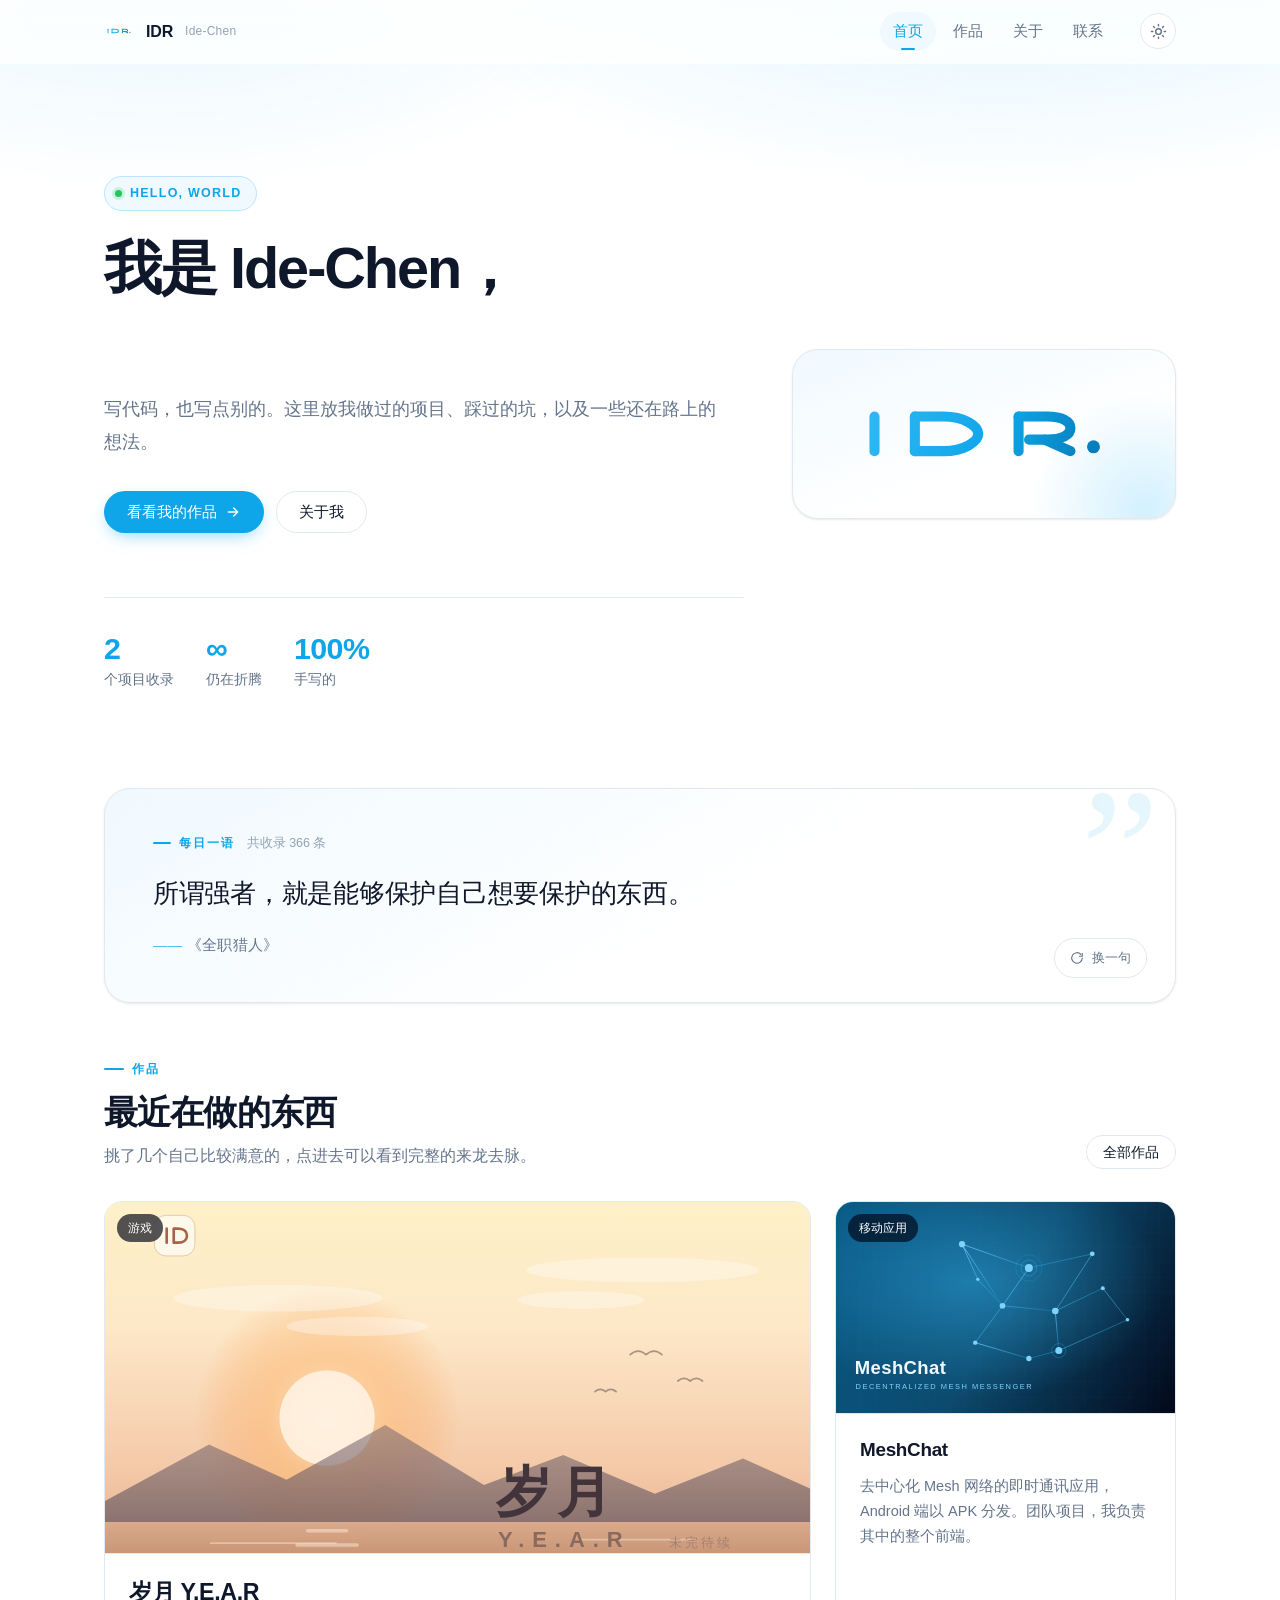
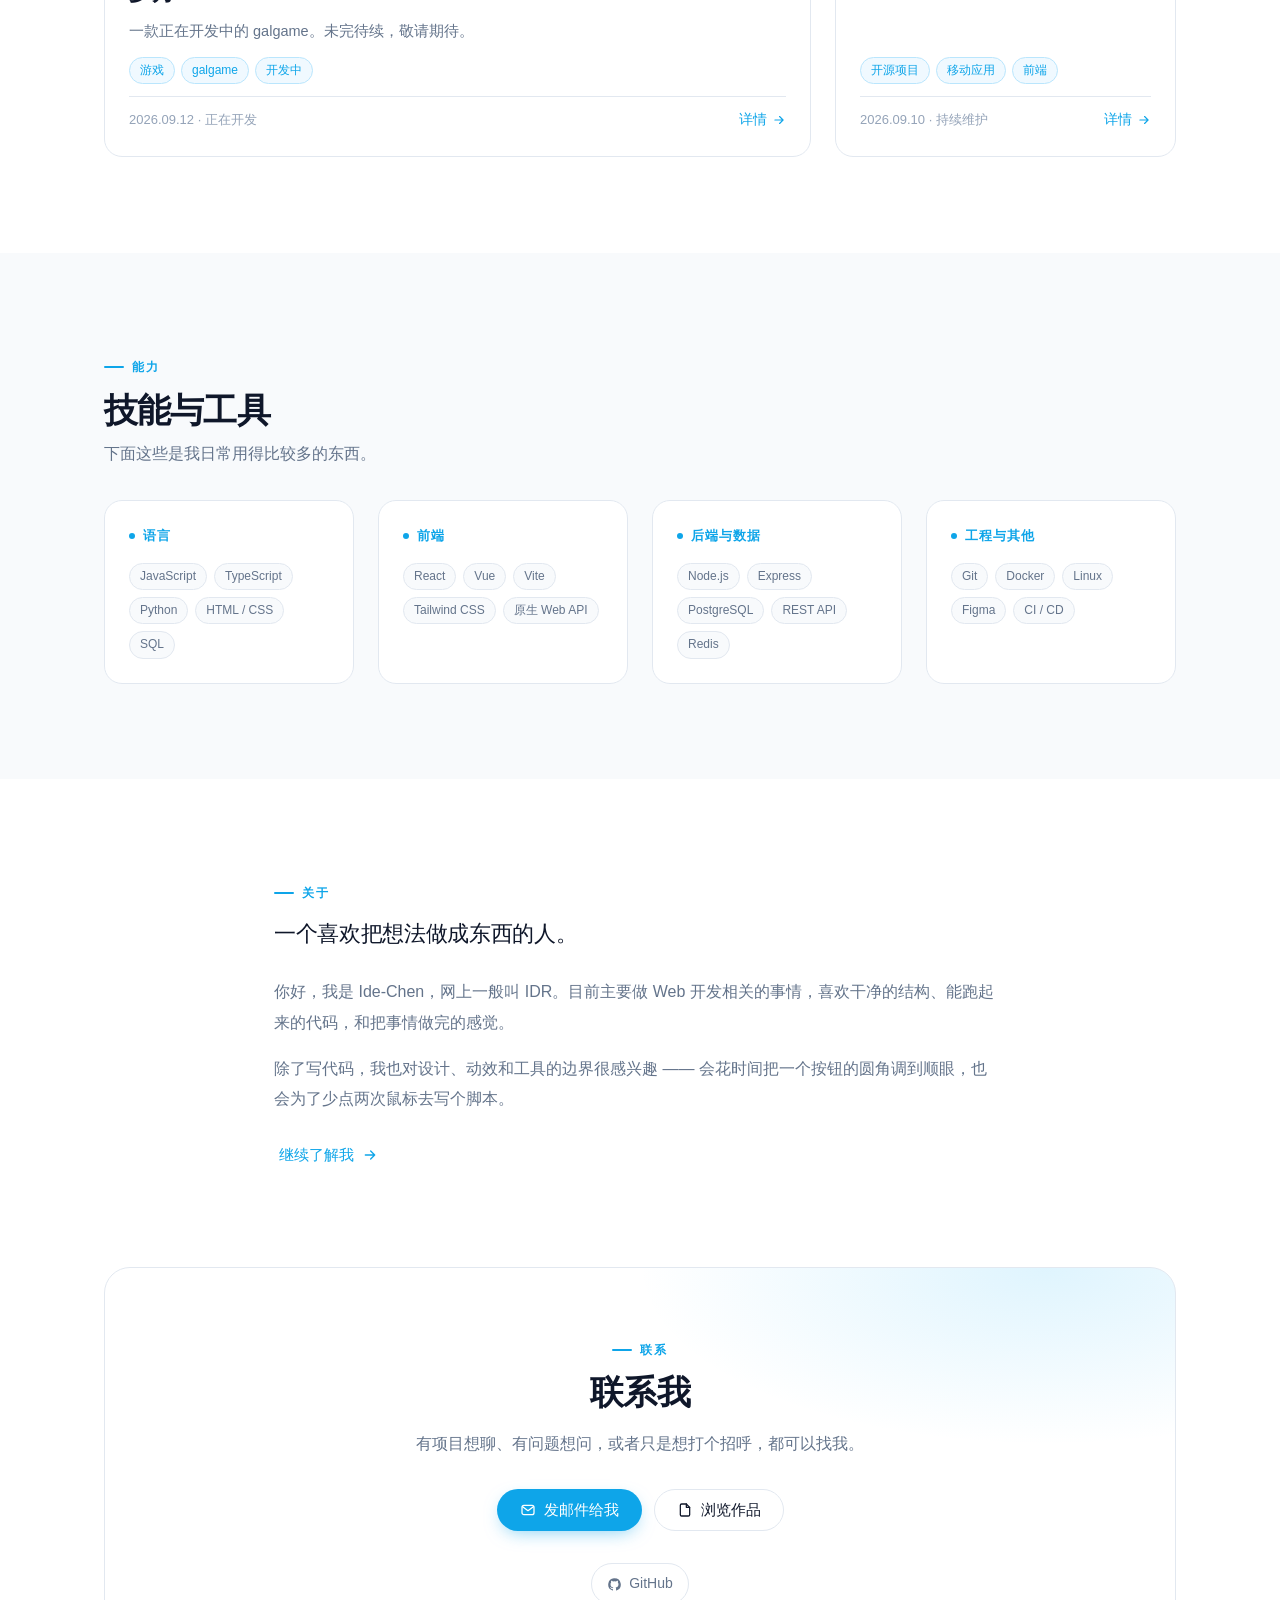
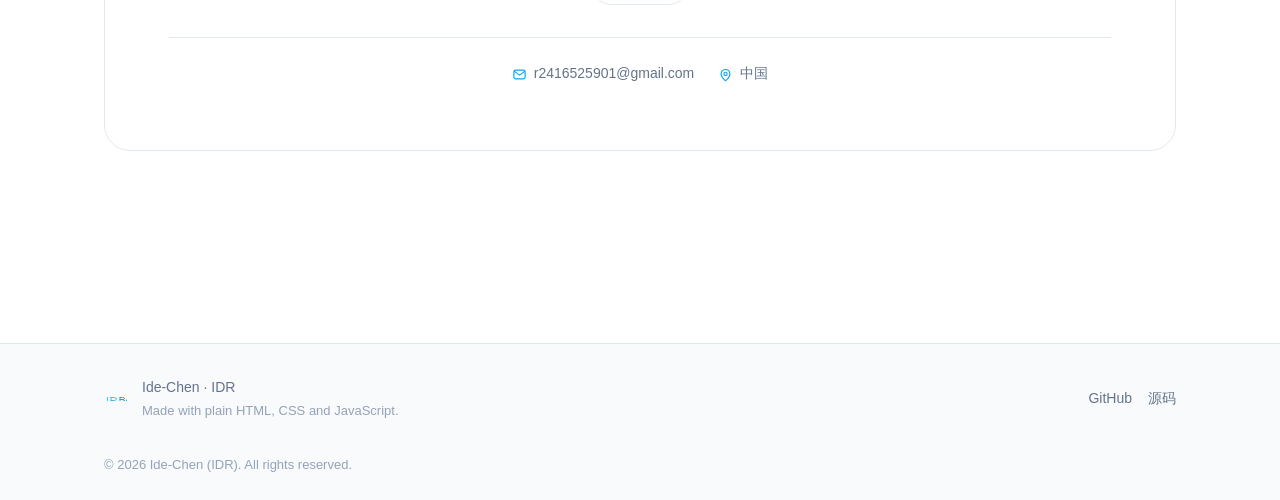
<file: index.html>
<!DOCTYPE html>
<html lang="zh-CN" data-theme="light">
<head>
  <meta charset="UTF-8">
  <meta name="viewport" content="width=device-width, initial-scale=1, viewport-fit=cover">
  <title>Ide-Chen (IDR) · 开发者作品集</title>
  <meta name="description" content="Ide-Chen（代号 IDR）的个人作品集：Web 开发作品、开源项目与技术实验。">
  <meta name="author" content="Ide-Chen (IDR)">
  <meta name="theme-color" content="#ffffff">
  <link rel="icon" href="assets/img/favicon.svg" type="image/svg+xml">
  <link rel="apple-touch-icon" href="assets/img/favicon.svg">
  <link rel="stylesheet" href="assets/css/main.css">
  <script src="assets/js/theme-init.js"></script>
</head>
<body>
  <a class="skip-link" href="#main">跳到主要内容</a>

  <header data-idr-nav></header>

  <main id="main">
    <!-- ============================ 首屏 ============================ -->
    <section class="hero">
      <div class="container hero__grid">
        <div class="hero__inner">
          <div class="hero__kicker"><span class="dot"></span><span data-hero-kicker>HELLO, WORLD</span></div>
          <h1 class="hero__title" data-hero-title></h1>
          <p class="hero__subtitle" data-hero-subtitle></p>
          <div class="hero__cta" data-hero-cta></div>
          <div class="hero__stats" data-hero-stats></div>
        </div>
        <div class="hero__art" data-hero-art aria-hidden="true"></div>
      </div>
    </section>

    <!-- ============================ 每日一语 ============================ -->
    <section class="section section--tight" id="daily" style="padding-top:0">
      <div class="container">
        <div class="quote-card" data-daily-quote hidden>
          <span class="quote-card__mark" aria-hidden="true">”</span>
          <div class="quote-card__head">
            <span class="quote-card__label">每日一语</span>
            <span class="quote-card__count" data-quote-count></span>
          </div>
          <blockquote class="quote-card__body">
            <p class="quote-card__text" data-quote-text></p>
            <footer class="quote-card__source" data-quote-source></footer>
            <!-- 完整格式（语录---《出处》）供复制与无障碍读取 -->
            <span class="sr-only" data-quote-full></span>
          </blockquote>
          <button class="quote-card__refresh" type="button" data-quote-refresh title="换一句">
            <span class="quote-card__refresh-icon" data-quote-icon></span>
            换一句
          </button>
        </div>
      </div>
    </section>

    <!-- ============================ 精选作品 ============================ -->
    <section class="section" id="works" style="padding-top:0">
      <div class="container">
        <div class="section-head" data-reveal>
          <div class="section-head__text">
            <div class="section-kicker">作品</div>
            <h2 class="section-title">最近在做的东西</h2>
            <p class="section-subtitle">挑了几个自己比较满意的，点进去可以看到完整的来龙去脉。</p>
          </div>
          <a class="btn btn--ghost btn--sm" href="projects.html">全部作品</a>
        </div>
        <div class="grid grid--featured" data-featured-works>
          <div class="loading"><div class="spinner"></div>正在加载作品…</div>
        </div>
      </div>
    </section>

    <!-- ============================ 技能 ============================ -->
    <section class="section section--subtle" id="skills">
      <div class="container">
        <div class="section-head" data-reveal>
          <div class="section-head__text">
            <div class="section-kicker">能力</div>
            <h2 class="section-title" data-skills-title>技能与工具</h2>
            <p class="section-subtitle" data-skills-subtitle></p>
          </div>
        </div>
        <div class="skills" data-skills></div>
      </div>
    </section>

    <!-- ============================ 关于摘要 ============================ -->
    <section class="section" id="about">
      <div class="container container--narrow">
        <div data-reveal>
          <div class="section-kicker">关于</div>
          <p class="about-lead" data-about-lead></p>
          <div class="prose-block" data-about-text></div>
        </div>
      </div>
    </section>

    <!-- ============================ 联系 ============================ -->
    <section class="section" id="contact" style="padding-top:0">
      <div class="container">
        <div class="contact" data-reveal>
          <div class="section-kicker" style="justify-content:center">联系</div>
          <h2 class="contact__title" data-contact-title>联系我</h2>
          <p class="contact__subtitle" data-contact-subtitle></p>
          <div class="contact__actions" data-contact-actions></div>
          <div class="socials" data-contact-socials></div>
          <div class="contact__meta" data-contact-meta></div>
        </div>
      </div>
    </section>
  </main>

  <footer data-idr-footer></footer>

  <script src="assets/js/markdown.js" defer></script>
  <script src="assets/js/store.js" defer></script>
  <script src="assets/js/ui.js" defer></script>
  <script src="assets/js/quote-card.js" defer></script>
  <script src="assets/js/page-home.js" defer></script>
  <script src="assets/js/boot.js" defer></script>
</body>
</html>
</file>
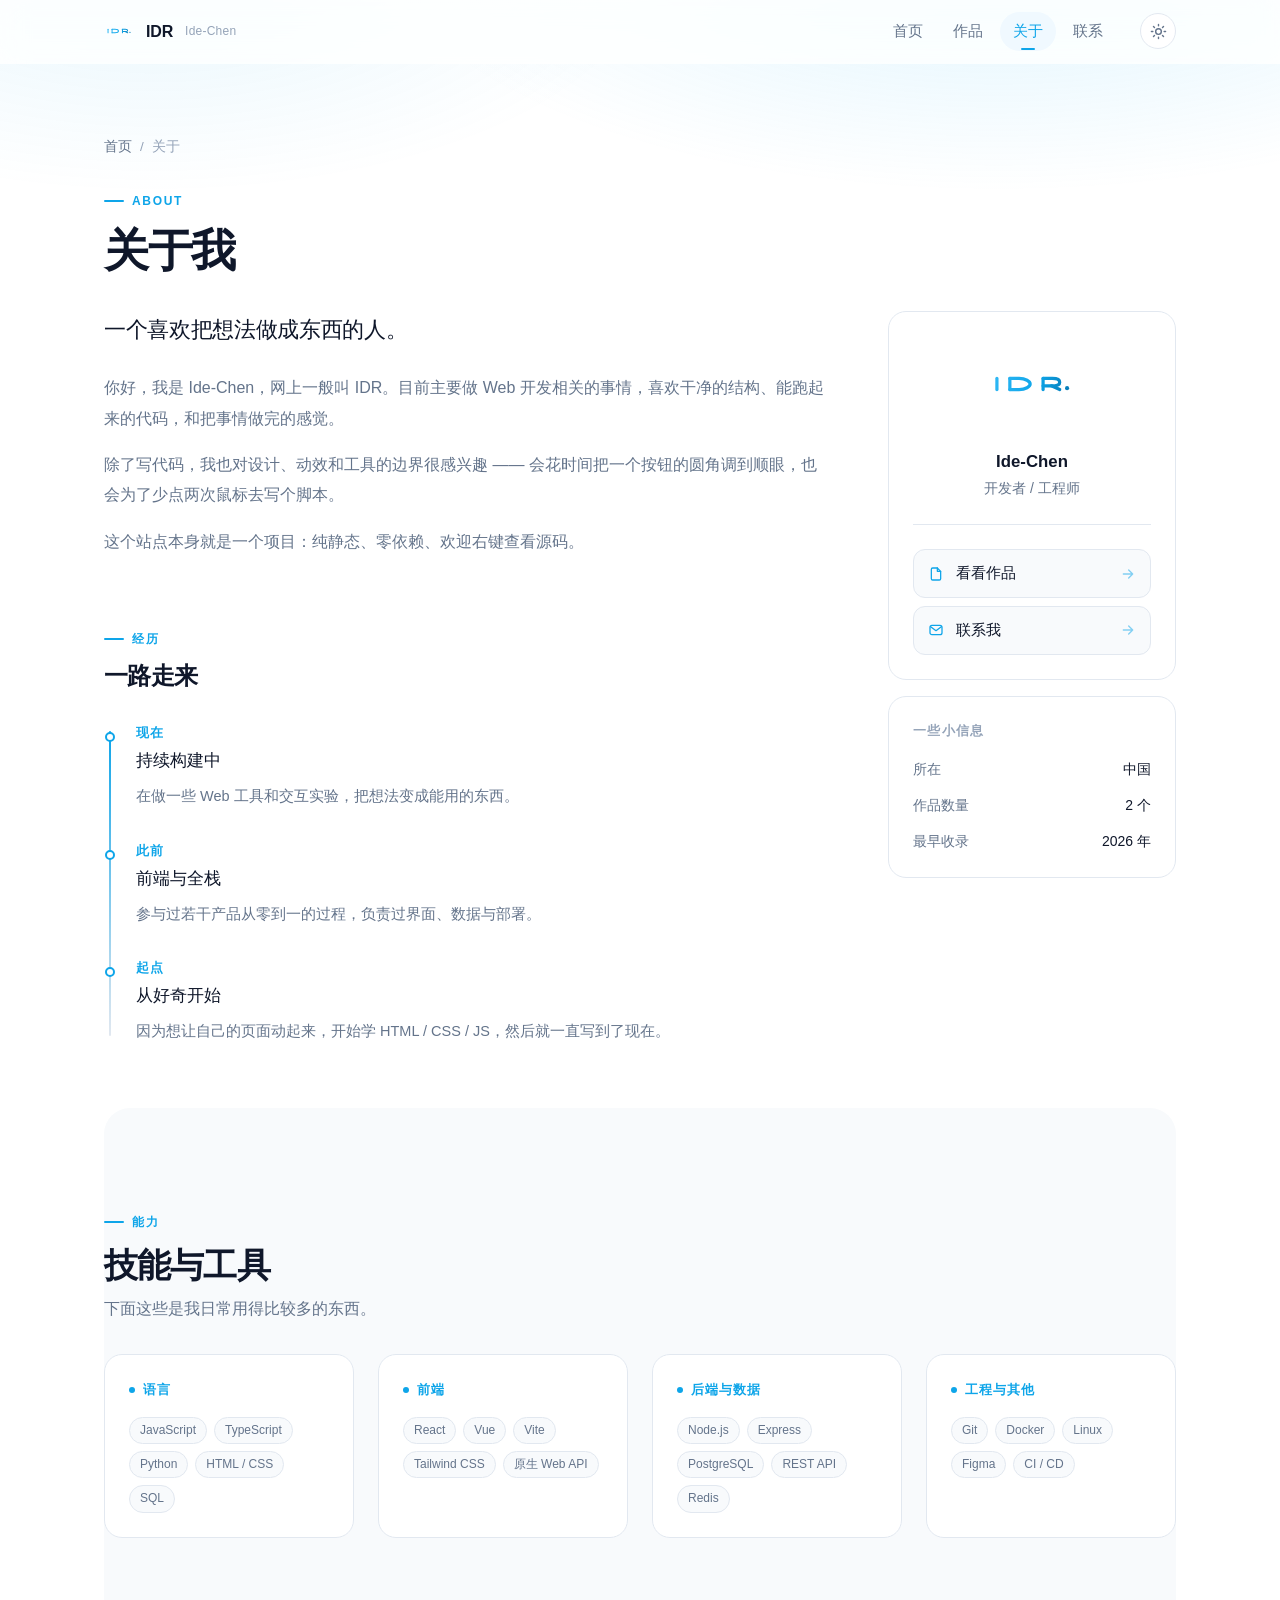
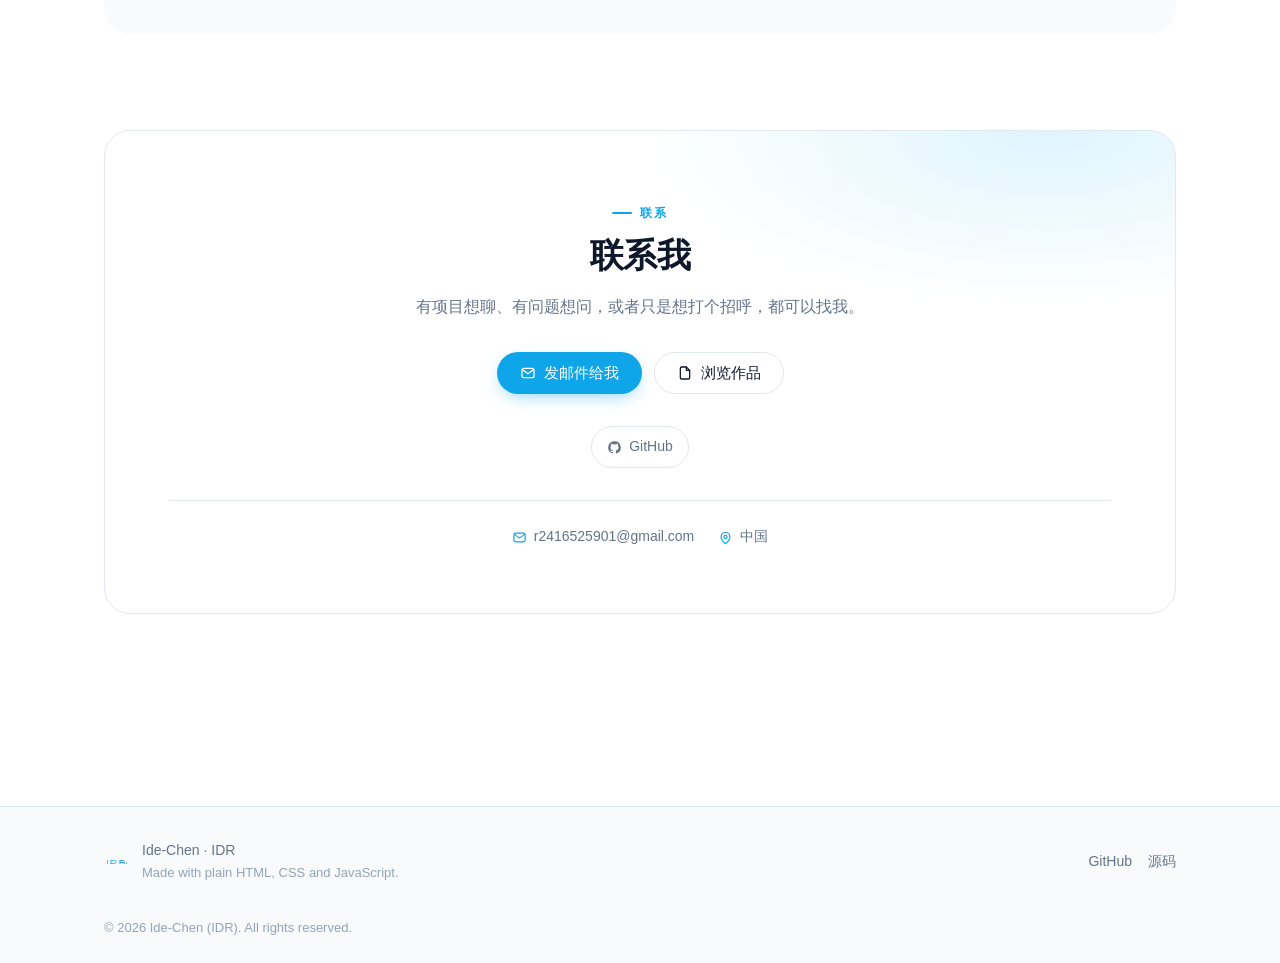
<file: about.html>
<!DOCTYPE html>
<html lang="zh-CN" data-theme="light">
<head>
  <meta charset="UTF-8">
  <meta name="viewport" content="width=device-width, initial-scale=1, viewport-fit=cover">
  <title>关于我 · Ide-Chen (IDR)</title>
  <meta name="description" content="关于 Ide-Chen（IDR）：一个喜欢把想法做成东西的开发者。">
  <meta name="theme-color" content="#ffffff">
  <link rel="icon" href="assets/img/favicon.svg" type="image/svg+xml">
  <link rel="stylesheet" href="assets/css/main.css">
  <script src="assets/js/theme-init.js"></script>
</head>
<body>
  <a class="skip-link" href="#main">跳到主要内容</a>

  <header data-idr-nav></header>

  <main id="main">
    <div class="container">
      <div class="page-head">
        <nav class="breadcrumb" aria-label="面包屑">
          <a href="index.html">首页</a><span aria-hidden="true">/</span><span>关于</span>
        </nav>
        <div class="section-kicker">ABOUT</div>
        <h1 class="page-head__title" data-about-title>关于我</h1>
      </div>

      <div class="detail-layout">
        <div>
          <p class="about-lead" data-about-lead></p>
          <div class="prose-block" data-about-paragraphs></div>

          <div style="margin-top:var(--space-8)" data-timeline-wrap hidden>
            <div class="section-kicker">经历</div>
            <h2 class="section-title" style="font-size:1.5rem">一路走来</h2>
            <div class="timeline" data-timeline></div>
          </div>
        </div>

        <aside class="sidebar">
          <div class="sidebar__card" style="text-align:center">
            <div style="width:96px;margin:0 auto var(--space-4)" data-about-logo></div>
            <div style="font-weight:650;font-size:1.05rem" data-about-name></div>
            <div style="color:var(--text-muted);font-size:14px" data-about-role></div>
            <div class="divider" style="margin:var(--space-5) 0"></div>
            <div class="link-stack">
              <a class="link-item" href="projects.html" data-works-link></a>
              <a class="link-item" href="index.html#contact" data-contact-link></a>
            </div>
          </div>

          <div class="sidebar__card" data-facts-card hidden>
            <div class="sidebar__title">一些小信息</div>
            <div class="meta-list" data-facts></div>
          </div>
        </aside>
      </div>

      <!-- 技能 -->
      <section class="section section--subtle" style="margin-top:var(--space-8);border-radius:var(--radius-xl)">
        <div class="section-head" data-reveal>
          <div class="section-head__text">
            <div class="section-kicker">能力</div>
            <h2 class="section-title" data-skills-title>技能与工具</h2>
            <p class="section-subtitle" data-skills-subtitle></p>
          </div>
        </div>
        <div class="skills" data-skills></div>
      </section>

      <!-- 联系 -->
      <section class="section" style="padding-bottom:var(--space-9)">
        <div class="contact" data-reveal>
          <div class="section-kicker" style="justify-content:center">联系</div>
          <h2 class="contact__title" data-contact-title>联系我</h2>
          <p class="contact__subtitle" data-contact-subtitle></p>
          <div class="contact__actions" data-contact-actions></div>
          <div class="socials" data-contact-socials></div>
          <div class="contact__meta" data-contact-meta></div>
        </div>
      </section>
    </div>
  </main>

  <footer data-idr-footer></footer>

  <script src="assets/js/markdown.js" defer></script>
  <script src="assets/js/store.js" defer></script>
  <script src="assets/js/ui.js" defer></script>
  <script src="assets/js/page-about.js" defer></script>
  <script src="assets/js/boot.js" defer></script>
</body>
</html>
</file>
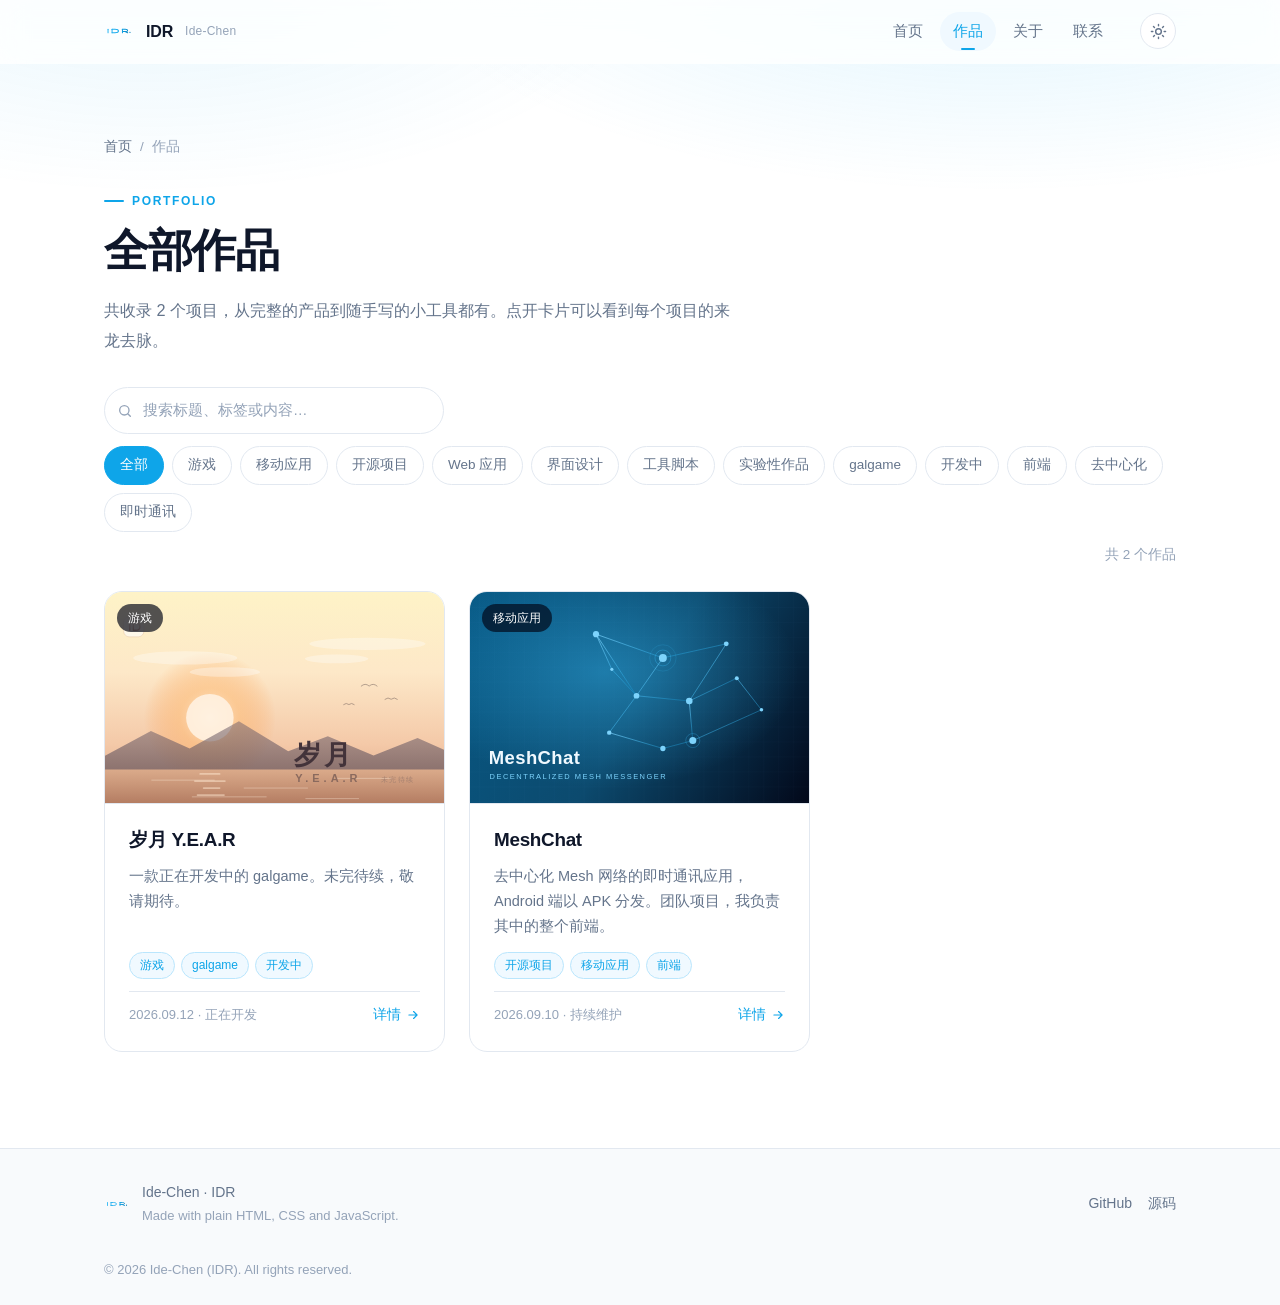
<file: projects.html>
<!DOCTYPE html>
<html lang="zh-CN" data-theme="light">
<head>
  <meta charset="UTF-8">
  <meta name="viewport" content="width=device-width, initial-scale=1, viewport-fit=cover">
  <title>全部作品 · Ide-Chen (IDR)</title>
  <meta name="description" content="Ide-Chen（IDR）的全部作品：Web 应用、工具脚本、开源项目与实验性作品。">
  <meta name="theme-color" content="#ffffff">
  <link rel="icon" href="assets/img/favicon.svg" type="image/svg+xml">
  <link rel="stylesheet" href="assets/css/main.css">
  <script src="assets/js/theme-init.js"></script>
</head>
<body>
  <a class="skip-link" href="#main">跳到主要内容</a>

  <header data-idr-nav></header>

  <main id="main">
    <div class="container">
      <div class="page-head">
        <nav class="breadcrumb" aria-label="面包屑">
          <a href="index.html">首页</a><span aria-hidden="true">/</span><span>作品</span>
        </nav>
        <div class="section-kicker">PORTFOLIO</div>
        <h1 class="page-head__title">全部作品</h1>
        <p class="page-head__subtitle" data-projects-subtitle>
          这里放的是我做过的项目，从完整的产品到随手写的小工具都有。点开卡片可以看到每个项目的来龙去脉。
        </p>
      </div>

      <div class="toolbar">
        <label class="search">
          <span class="sr-only">搜索作品</span>
          <span data-search-icon></span>
          <input type="search" id="workSearch" placeholder="搜索标题、标签或内容…" autocomplete="off">
        </label>
        <div class="filters" data-filters role="group" aria-label="按分类筛选"></div>
        <div class="result-count" data-result-count></div>
      </div>

      <div class="grid" id="worksGrid" data-works>
        <div class="loading" style="grid-column:1/-1"><div class="spinner"></div>正在加载作品…</div>
      </div>

      <div id="worksEmpty" hidden></div>
    </div>
  </main>

  <footer data-idr-footer></footer>

  <script src="assets/js/markdown.js" defer></script>
  <script src="assets/js/store.js" defer></script>
  <script src="assets/js/ui.js" defer></script>
  <script src="assets/js/page-projects.js" defer></script>
  <script src="assets/js/boot.js" defer></script>
</body>
</html>
</file>
<file: assets/css/main.css>
/* ==========================================================================
   IDR · Ide-Chen 个人站 — 核心设计系统
   主色：天蓝 (Sky)   风格：简约   主题：亮 / 暗
   ========================================================================== */

/* ------------------------------ 设计变量 ------------------------------ */
:root {
  /* 天蓝色板（主色） */
  --sky-50:  #f0f9ff;
  --sky-100: #e0f2fe;
  --sky-200: #bae6fd;
  --sky-300: #7dd3fc;
  --sky-400: #38bdf8;
  --sky-500: #0ea5e9;
  --sky-600: #0284c7;
  --sky-700: #0369a1;
  --sky-800: #075985;
  --sky-900: #0c4a6e;

  /* 中性色 */
  --slate-50:  #f8fafc;
  --slate-100: #f1f5f9;
  --slate-200: #e2e8f0;
  --slate-300: #cbd5e1;
  --slate-400: #94a3b8;
  --slate-500: #64748b;
  --slate-600: #475569;
  --slate-700: #334155;
  --slate-800: #1e293b;
  --slate-900: #0f172a;
  --slate-950: #020617;

  /* 语义化颜色 —— 亮色模式 */
  --primary:        var(--sky-500);
  --primary-hover:  var(--sky-600);
  --primary-soft:   var(--sky-50);
  --primary-border: var(--sky-200);

  --bg:             #ffffff;
  --bg-subtle:      var(--slate-50);
  --bg-muted:       var(--sky-50);
  --surface:        #ffffff;
  --surface-hover:  var(--slate-50);

  --text:           var(--slate-900);
  --text-muted:     var(--slate-500);
  --text-faint:     var(--slate-400);
  --text-invert:    #ffffff;

  --border:         var(--slate-200);
  --border-strong:  var(--slate-300);
  --border-accent:  var(--sky-200);

  --shadow-xs: 0 1px 2px rgba(15, 23, 42, 0.04);
  --shadow-sm: 0 1px 3px rgba(15, 23, 42, 0.06), 0 1px 2px rgba(15, 23, 42, 0.04);
  --shadow-md: 0 4px 16px -2px rgba(15, 23, 42, 0.08), 0 2px 6px -2px rgba(15, 23, 42, 0.05);
  --shadow-lg: 0 16px 40px -12px rgba(2, 132, 199, 0.18), 0 4px 12px -4px rgba(15, 23, 42, 0.06);
  --shadow-glow: 0 0 0 4px rgba(14, 165, 233, 0.14);

  --radius-sm: 8px;
  --radius:    12px;
  --radius-lg: 18px;
  --radius-xl: 26px;
  --radius-full: 999px;

  --space-1: 0.25rem;
  --space-2: 0.5rem;
  --space-3: 0.75rem;
  --space-4: 1rem;
  --space-5: 1.5rem;
  --space-6: 2rem;
  --space-7: 3rem;
  --space-8: 4rem;
  --space-9: 6rem;

  --font-sans: "Inter", -apple-system, BlinkMacSystemFont, "Segoe UI",
               "PingFang SC", "HarmonyOS Sans SC", "Microsoft YaHei UI",
               "Microsoft YaHei", "Hiragino Sans GB", sans-serif;
  --font-mono: "SFMono-Regular", "JetBrains Mono", Consolas, "Liberation Mono",
               Menlo, monospace;

  --container: 1120px;
  --container-narrow: 780px;

  --nav-height: 64px;
  --ease: cubic-bezier(0.4, 0, 0.2, 1);
  --ease-out: cubic-bezier(0.16, 1, 0.3, 1);
  --dur-fast: 140ms;
  --dur: 220ms;
  --dur-slow: 420ms;

  color-scheme: light;
}

/* 语义化颜色 —— 暗色模式 */
[data-theme="dark"] {
  --primary:        var(--sky-400);
  --primary-hover:  var(--sky-300);
  --primary-soft:   rgba(56, 189, 248, 0.10);
  --primary-border: rgba(56, 189, 248, 0.28);

  --bg:             var(--slate-950);
  --bg-subtle:      #0b1220;
  --bg-muted:       rgba(56, 189, 248, 0.06);
  --surface:        #0e1729;
  --surface-hover:  #14203a;

  --text:           #e8eef7;
  --text-muted:     #93a4bd;
  --text-faint:     #64748b;
  --text-invert:    var(--slate-950);

  --border:         #1e2b45;
  --border-strong:  #2b3a58;
  --border-accent:  rgba(56, 189, 248, 0.3);

  --shadow-xs: 0 1px 2px rgba(0, 0, 0, 0.4);
  --shadow-sm: 0 1px 3px rgba(0, 0, 0, 0.5);
  --shadow-md: 0 4px 20px -4px rgba(0, 0, 0, 0.6);
  --shadow-lg: 0 20px 50px -16px rgba(0, 0, 0, 0.75), 0 0 0 1px rgba(56, 189, 248, 0.06);
  --shadow-glow: 0 0 0 4px rgba(56, 189, 248, 0.18);

  color-scheme: dark;
}

/* ------------------------------ 基础重置 ------------------------------ */
*, *::before, *::after { box-sizing: border-box; }

html {
  -webkit-text-size-adjust: 100%;
  scroll-behavior: smooth;
  scroll-padding-top: calc(var(--nav-height) + var(--space-5));
}

body {
  margin: 0;
  font-family: var(--font-sans);
  font-size: 16px;
  line-height: 1.7;
  color: var(--text);
  background: var(--bg);
  -webkit-font-smoothing: antialiased;
  -moz-osx-font-smoothing: grayscale;
  transition: background-color var(--dur) var(--ease), color var(--dur) var(--ease);
  overflow-wrap: break-word;
}

/* 天蓝色氛围光，非常淡，只在亮色模式的页面顶部 */
body::before {
  content: "";
  position: fixed;
  inset: 0 0 auto 0;
  height: 620px;
  pointer-events: none;
  z-index: 0;
  background:
    radial-gradient(900px 380px at 78% -12%, rgba(56, 189, 248, 0.18), transparent 70%),
    radial-gradient(700px 320px at 12% -6%, rgba(14, 165, 233, 0.10), transparent 72%);
  transition: opacity var(--dur-slow) var(--ease);
}
[data-theme="dark"] body::before {
  background:
    radial-gradient(900px 380px at 78% -12%, rgba(56, 189, 248, 0.16), transparent 70%),
    radial-gradient(700px 320px at 12% -6%, rgba(2, 132, 199, 0.14), transparent 72%);
}

h1, h2, h3, h4, h5, h6 {
  margin: 0;
  line-height: 1.25;
  font-weight: 650;
  letter-spacing: -0.015em;
}
p { margin: 0; }
ul, ol { margin: 0; padding: 0; }
li { list-style: none; }
img, svg, video { max-width: 100%; display: block; }
a { color: var(--primary); text-decoration: none; transition: color var(--dur-fast) var(--ease); }
a:hover { color: var(--primary-hover); }
button, input, textarea, select { font: inherit; color: inherit; }
button { cursor: pointer; }
hr { border: 0; border-top: 1px solid var(--border); margin: var(--space-6) 0; }

::selection { background: var(--sky-200); color: var(--slate-900); }
[data-theme="dark"] ::selection { background: var(--sky-700); color: #fff; }

:focus-visible {
  outline: 2px solid var(--primary);
  outline-offset: 3px;
  border-radius: 4px;
}

/* 可访问性：仅屏幕阅读器可见 */
.sr-only {
  position: absolute; width: 1px; height: 1px;
  padding: 0; margin: -1px; overflow: hidden;
  clip: rect(0 0 0 0); white-space: nowrap; border: 0;
}

/* 跳转到主内容 */
.skip-link {
  position: absolute; top: -100px; left: var(--space-4);
  z-index: 200; padding: var(--space-2) var(--space-4);
  background: var(--primary); color: #fff;
  border-radius: var(--radius-sm); font-size: 14px;
}
.skip-link:focus { top: var(--space-3); color: #fff; }

/* ------------------------------ 布局 ------------------------------ */
.container {
  width: 100%;
  max-width: var(--container);
  margin-inline: auto;
  padding-inline: var(--space-5);
  position: relative;
  z-index: 1;
}
.container--narrow { max-width: var(--container-narrow); }

.section { padding-block: var(--space-9); }
.section--tight { padding-block: var(--space-7); }
.section--subtle { background: var(--bg-subtle); }

.section-head {
  display: flex;
  align-items: flex-end;
  justify-content: space-between;
  gap: var(--space-5);
  margin-bottom: var(--space-6);
  flex-wrap: wrap;
}
.section-head__text { max-width: 620px; }
.section-title {
  font-size: clamp(1.6rem, 3.2vw, 2.15rem);
  letter-spacing: -0.025em;
}
.section-subtitle {
  margin-top: var(--space-2);
  color: var(--text-muted);
  font-size: 1rem;
}
.section-kicker {
  display: inline-flex;
  align-items: center;
  gap: var(--space-2);
  font-size: 12px;
  font-weight: 600;
  letter-spacing: 0.14em;
  text-transform: uppercase;
  color: var(--primary);
  margin-bottom: var(--space-3);
}
.section-kicker::before {
  content: "";
  width: 20px; height: 2px;
  background: var(--primary);
  border-radius: 2px;
}

/* ------------------------------ 顶部导航 ------------------------------ */
.nav {
  position: sticky;
  top: 0;
  z-index: 100;
  height: var(--nav-height);
  display: flex;
  align-items: center;
  background: color-mix(in srgb, var(--bg) 82%, transparent);
  backdrop-filter: saturate(180%) blur(14px);
  -webkit-backdrop-filter: saturate(180%) blur(14px);
  border-bottom: 1px solid transparent;
  transition: border-color var(--dur) var(--ease), background-color var(--dur) var(--ease);
}
.nav.is-scrolled { border-bottom-color: var(--border); }

.nav__inner {
  width: 100%;
  max-width: var(--container);
  margin-inline: auto;
  padding-inline: var(--space-5);
  display: flex;
  align-items: center;
  gap: var(--space-5);
}

.brand {
  display: inline-flex;
  align-items: center;
  gap: var(--space-3);
  color: var(--text);
  font-weight: 650;
  letter-spacing: -0.01em;
  flex-shrink: 0;
}
.brand:hover { color: var(--text); }
.brand__mark {
  width: 30px; height: 30px;
  flex-shrink: 0;
  transition: transform var(--dur) var(--ease-out);
}
.brand:hover .brand__mark { transform: rotate(-6deg) scale(1.06); }
.brand__name { font-size: 16px; }
.brand__sub {
  font-size: 12px;
  font-weight: 500;
  color: var(--text-faint);
  letter-spacing: 0.02em;
}
@media (max-width: 560px) { .brand__sub { display: none; } }

.nav__links {
  display: flex;
  align-items: center;
  gap: var(--space-1);
  margin-left: auto;
}
.nav__link {
  position: relative;
  padding: 7px 13px;
  border-radius: var(--radius-full);
  font-size: 14.5px;
  font-weight: 500;
  color: var(--text-muted);
  transition: color var(--dur-fast) var(--ease), background-color var(--dur-fast) var(--ease);
  white-space: nowrap;
}
.nav__link:hover { color: var(--text); background: var(--surface-hover); }
.nav__link.is-active { color: var(--primary); background: var(--primary-soft); }
.nav__link.is-active::after {
  content: "";
  position: absolute;
  left: 50%; bottom: 1px;
  transform: translateX(-50%);
  width: 14px; height: 2px;
  border-radius: 2px;
  background: var(--primary);
}

.nav__actions { display: flex; align-items: center; gap: var(--space-2); }

/* 主题切换按钮 */
.theme-toggle {
  width: 36px; height: 36px;
  display: grid;
  place-items: center;
  border: 1px solid var(--border);
  border-radius: var(--radius-full);
  background: var(--surface);
  color: var(--text-muted);
  transition: all var(--dur) var(--ease);
  flex-shrink: 0;
}
.theme-toggle:hover {
  color: var(--primary);
  border-color: var(--primary-border);
  background: var(--primary-soft);
}
.theme-toggle svg { width: 17px; height: 17px; }
.theme-toggle .icon-moon { display: none; }
.theme-toggle .icon-sun  { display: block; }
[data-theme="dark"] .theme-toggle .icon-moon { display: block; }
[data-theme="dark"] .theme-toggle .icon-sun  { display: none; }

/* 移动端菜单按钮 */
.nav__burger {
  display: none;
  width: 36px; height: 36px;
  border: 1px solid var(--border);
  border-radius: var(--radius-sm);
  background: var(--surface);
  color: var(--text-muted);
  place-items: center;
}
.nav__burger svg { width: 18px; height: 18px; }

@media (max-width: 860px) {
  .nav__burger { display: grid; }
  .nav__links {
    position: fixed;
    inset: var(--nav-height) 0 auto 0;
    flex-direction: column;
    align-items: stretch;
    gap: 2px;
    margin: 0;
    padding: var(--space-4) var(--space-5) var(--space-5);
    background: var(--bg);
    border-bottom: 1px solid var(--border);
    box-shadow: var(--shadow-md);
    transform: translateY(-8px);
    opacity: 0;
    pointer-events: none;
    transition: opacity var(--dur) var(--ease), transform var(--dur) var(--ease);
  }
  .nav__links.is-open { opacity: 1; transform: translateY(0); pointer-events: auto; }
  .nav__link { padding: 12px 14px; border-radius: var(--radius); font-size: 16px; }
  .nav__link.is-active::after { display: none; }
}

/* ------------------------------ 按钮 ------------------------------ */
.btn {
  display: inline-flex;
  align-items: center;
  justify-content: center;
  gap: var(--space-2);
  padding: 11px 22px;
  border: 1px solid transparent;
  border-radius: var(--radius-full);
  font-size: 15px;
  font-weight: 550;
  line-height: 1.2;
  text-align: center;
  white-space: nowrap;
  transition: all var(--dur) var(--ease);
}
.btn svg { width: 16px; height: 16px; flex-shrink: 0; }
.btn:active { transform: translateY(1px) scale(0.99); }

.btn--primary {
  background: var(--primary);
  color: #fff;
  box-shadow: 0 6px 18px -6px rgba(14, 165, 233, 0.55);
}
.btn--primary:hover {
  background: var(--primary-hover);
  color: #fff;
  box-shadow: 0 10px 24px -8px rgba(14, 165, 233, 0.65);
  transform: translateY(-1px);
}
[data-theme="dark"] .btn--primary { color: var(--slate-950); }
[data-theme="dark"] .btn--primary:hover { color: var(--slate-950); }

.btn--ghost {
  background: var(--surface);
  color: var(--text);
  border-color: var(--border);
}
.btn--ghost:hover {
  border-color: var(--primary-border);
  background: var(--primary-soft);
  color: var(--primary);
  transform: translateY(-1px);
}

.btn--text {
  padding: 6px 4px;
  background: none;
  color: var(--primary);
  font-weight: 550;
}
.btn--text:hover { gap: var(--space-3); color: var(--primary-hover); }

.btn--sm { padding: 8px 16px; font-size: 14px; }
.btn--danger { background: #ef4444; color: #fff; }
.btn--danger:hover { background: #dc2626; color: #fff; }
.btn[disabled] { opacity: 0.5; pointer-events: none; }

/* ------------------------------ 首屏 Hero ------------------------------ */
.hero {
  position: relative;
  padding-top: clamp(3.5rem, 9vw, 7rem);
  padding-bottom: clamp(3rem, 8vw, 6rem);
}
.hero__inner { max-width: 780px; }
.hero__kicker {
  display: inline-flex;
  align-items: center;
  gap: var(--space-2);
  padding: 6px 14px 6px 10px;
  border: 1px solid var(--primary-border);
  border-radius: var(--radius-full);
  background: var(--primary-soft);
  color: var(--primary);
  font-size: 12.5px;
  font-weight: 600;
  letter-spacing: 0.1em;
  margin-bottom: var(--space-5);
}
.hero__kicker .dot {
  width: 7px; height: 7px;
  border-radius: 50%;
  background: #22c55e;
  box-shadow: 0 0 0 3px rgba(34, 197, 94, 0.18);
  animation: pulse-dot 2.4s var(--ease) infinite;
}
@keyframes pulse-dot {
  0%, 100% { box-shadow: 0 0 0 3px rgba(34, 197, 94, 0.18); }
  50%      { box-shadow: 0 0 0 6px rgba(34, 197, 94, 0.05); }
}

.hero__title {
  font-size: clamp(2.1rem, 6vw, 3.6rem);
  line-height: 1.16;
  letter-spacing: -0.035em;
  font-weight: 700;
}
.hero__title .accent {
  background: linear-gradient(100deg, var(--sky-400), var(--sky-600));
  -webkit-background-clip: text;
  background-clip: text;
  color: transparent;
}
[data-theme="dark"] .hero__title .accent {
  background: linear-gradient(100deg, var(--sky-300), var(--sky-500));
  -webkit-background-clip: text;
  background-clip: text;
}
.hero__subtitle {
  margin-top: var(--space-5);
  font-size: clamp(1rem, 1.6vw, 1.125rem);
  color: var(--text-muted);
  max-width: 620px;
  line-height: 1.85;
}
.hero__cta {
  display: flex;
  flex-wrap: wrap;
  gap: var(--space-3);
  margin-top: var(--space-6);
}
.hero__stats {
  display: flex;
  flex-wrap: wrap;
  gap: var(--space-6);
  margin-top: var(--space-8);
  padding-top: var(--space-6);
  border-top: 1px solid var(--border);
}
.stat__value {
  font-size: clamp(1.5rem, 3vw, 1.9rem);
  font-weight: 700;
  letter-spacing: -0.02em;
  color: var(--primary);
  line-height: 1.2;
  font-variant-numeric: tabular-nums;
}
.stat__label {
  font-size: 13.5px;
  color: var(--text-muted);
  margin-top: 2px;
}

/* Hero 右侧：大 Logo 展示 */
.hero__grid {
  display: grid;
  grid-template-columns: minmax(0, 1.25fr) minmax(0, 0.75fr);
  gap: var(--space-7);
  align-items: center;
}
@media (max-width: 980px) {
  .hero__grid { grid-template-columns: 1fr; gap: var(--space-6); }
}
.hero__art {
  display: grid;
  place-items: center;
  padding: var(--space-6);
  border: 1px solid var(--border);
  border-radius: var(--radius-xl);
  background:
    linear-gradient(160deg, var(--primary-soft), transparent 62%),
    var(--surface);
  box-shadow: var(--shadow-sm);
  position: relative;
  overflow: hidden;
}
.hero__art::after {
  content: "";
  position: absolute;
  width: 240px; height: 240px;
  right: -90px; bottom: -110px;
  border-radius: 50%;
  background: radial-gradient(circle, rgba(56, 189, 248, 0.22), transparent 68%);
  pointer-events: none;
}
.hero__art svg { width: 100%; max-width: 300px; height: auto; position: relative; z-index: 1; }

/* Logo 描边绘制动画 */
.logo-draw [data-draw] {
  stroke-dasharray: var(--len, 120);
  stroke-dashoffset: var(--len, 120);
  animation: draw-line 900ms var(--ease-out) forwards;
}
.logo-draw [data-draw="1"] { animation-delay: 60ms; }
.logo-draw [data-draw="2"] { animation-delay: 200ms; }
.logo-draw [data-draw="3"] { animation-delay: 380ms; }
.logo-draw [data-draw="4"] { animation-delay: 560ms; }
.logo-draw [data-draw="5"] { animation-delay: 700ms; }
.logo-draw [data-draw="6"] { animation-delay: 820ms; }
.logo-draw [data-dot] { opacity: 0; animation: fade-in 420ms var(--ease) 1000ms forwards; }
@keyframes draw-line { to { stroke-dashoffset: 0; } }
@keyframes fade-in { to { opacity: 1; } }
.logo-draw.is-static [data-draw] { stroke-dashoffset: 0; animation: none; }
.logo-draw.is-static [data-dot] { opacity: 1; animation: none; }

/* ------------------------------ 项目卡片 ------------------------------ */
.grid {
  display: grid;
  gap: var(--space-5);
  grid-template-columns: repeat(auto-fill, minmax(310px, 1fr));
}
.grid--2 { grid-template-columns: repeat(auto-fill, minmax(360px, 1fr)); }

.card {
  display: flex;
  flex-direction: column;
  border: 1px solid var(--border);
  border-radius: var(--radius-lg);
  background: var(--surface);
  overflow: hidden;
  transition: transform var(--dur) var(--ease-out),
              box-shadow var(--dur) var(--ease-out),
              border-color var(--dur) var(--ease);
}
.card:hover {
  transform: translateY(-4px);
  border-color: var(--primary-border);
  box-shadow: var(--shadow-lg);
}
.card__media {
  position: relative;
  display: block;
  aspect-ratio: 16 / 10;
  background: var(--bg-muted);
  overflow: hidden;
  border-bottom: 1px solid var(--border);
}
.card__media img {
  width: 100%; height: 100%;
  object-fit: cover;
  transition: transform var(--dur-slow) var(--ease-out);
}
.card:hover .card__media img { transform: scale(1.04); }
.card__badge {
  position: absolute;
  top: var(--space-3); left: var(--space-3);
  padding: 4px 11px;
  border-radius: var(--radius-full);
  background: color-mix(in srgb, var(--slate-950) 68%, transparent);
  backdrop-filter: blur(8px);
  color: #fff;
  font-size: 12px;
  font-weight: 550;
  letter-spacing: 0.01em;
}
.card__body {
  padding: var(--space-5);
  display: flex;
  flex-direction: column;
  flex: 1;
  gap: var(--space-3);
}
.card__title {
  font-size: 1.18rem;
  letter-spacing: -0.015em;
  transition: color var(--dur-fast) var(--ease);
}
.card:hover .card__title { color: var(--primary); }
.card__excerpt {
  color: var(--text-muted);
  font-size: 14.5px;
  line-height: 1.75;
  flex: 1;
  display: -webkit-box;
  -webkit-line-clamp: 3;
  -webkit-box-orient: vertical;
  overflow: hidden;
}
.card__foot {
  display: flex;
  align-items: center;
  justify-content: space-between;
  gap: var(--space-3);
  padding-top: var(--space-3);
  border-top: 1px solid var(--border);
  font-size: 13px;
  color: var(--text-faint);
}
.card__more {
  display: inline-flex;
  align-items: center;
  gap: 5px;
  color: var(--primary);
  font-weight: 550;
  font-size: 13.5px;
}
.card__more svg { width: 14px; height: 14px; transition: transform var(--dur) var(--ease); }
.card:hover .card__more svg { transform: translateX(3px); }

/* 标签 */
.tags { display: flex; flex-wrap: wrap; gap: 6px; }
.tag {
  display: inline-flex;
  align-items: center;
  padding: 3px 10px;
  border: 1px solid var(--border-accent);
  border-radius: var(--radius-full);
  background: var(--primary-soft);
  color: var(--primary);
  font-size: 12px;
  font-weight: 500;
  line-height: 1.6;
  white-space: nowrap;
}
.tag--plain {
  background: var(--bg-subtle);
  border-color: var(--border);
  color: var(--text-muted);
}

/* 首页精选：第一个大一点 */
.grid--featured > .card:first-child { grid-column: span 2; }
.grid--featured > .card:first-child .card__media { aspect-ratio: 16 / 8; }
.grid--featured > .card:first-child .card__title { font-size: 1.45rem; }
.grid--featured > .card:first-child .card__excerpt { -webkit-line-clamp: 2; }
@media (max-width: 720px) { .grid--featured > .card:first-child { grid-column: span 1; } }

/* ------------------------------ 筛选工具栏 ------------------------------ */
.toolbar {
  display: flex;
  flex-wrap: wrap;
  align-items: center;
  gap: var(--space-3);
  margin-bottom: var(--space-5);
}
.search {
  position: relative;
  flex: 1;
  min-width: 220px;
  max-width: 340px;
}
.search svg {
  position: absolute;
  left: 13px; top: 50%;
  transform: translateY(-50%);
  width: 16px; height: 16px;
  color: var(--text-faint);
  pointer-events: none;
}
.search input {
  width: 100%;
  padding: 10px 14px 10px 38px;
  border: 1px solid var(--border);
  border-radius: var(--radius-full);
  background: var(--surface);
  font-size: 14.5px;
  transition: border-color var(--dur-fast) var(--ease), box-shadow var(--dur-fast) var(--ease);
}
.search input::placeholder { color: var(--text-faint); }
.search input:focus {
  outline: none;
  border-color: var(--primary);
  box-shadow: var(--shadow-glow);
}

.filters { display: flex; flex-wrap: wrap; gap: var(--space-2); }
.chip {
  padding: 7px 15px;
  border: 1px solid var(--border);
  border-radius: var(--radius-full);
  background: var(--surface);
  color: var(--text-muted);
  font-size: 13.5px;
  font-weight: 500;
  transition: all var(--dur-fast) var(--ease);
}
.chip:hover { color: var(--text); border-color: var(--border-strong); }
.chip.is-active {
  background: var(--primary);
  border-color: var(--primary);
  color: #fff;
}
[data-theme="dark"] .chip.is-active { color: var(--slate-950); }

.result-count {
  margin-left: auto;
  font-size: 13.5px;
  color: var(--text-faint);
  font-variant-numeric: tabular-nums;
}

/* 空状态 */
.empty {
  padding: var(--space-9) var(--space-5);
  text-align: center;
  color: var(--text-muted);
  border: 1px dashed var(--border-strong);
  border-radius: var(--radius-lg);
  background: var(--bg-subtle);
}
.empty svg { width: 40px; height: 40px; margin: 0 auto var(--space-4); color: var(--text-faint); }
.empty h3 { font-size: 1.05rem; margin-bottom: var(--space-2); }
.empty p { font-size: 14.5px; }

/* ------------------------------ 关于 / 技能 ------------------------------ */
.about-lead {
  font-size: clamp(1.1rem, 2.2vw, 1.4rem);
  line-height: 1.7;
  color: var(--text);
  font-weight: 500;
  letter-spacing: -0.015em;
  max-width: 720px;
}
.prose-block { margin-top: var(--space-5); max-width: 720px; }
.prose-block p { color: var(--text-muted); margin-bottom: var(--space-4); line-height: 1.9; }
.prose-block p:last-child { margin-bottom: 0; }

.timeline { position: relative; padding-left: var(--space-6); margin-top: var(--space-6); }
.timeline::before {
  content: "";
  position: absolute;
  left: 5px; top: 8px; bottom: 8px;
  width: 2px;
  background: linear-gradient(var(--primary), var(--border));
  border-radius: 2px;
}
.timeline__item { position: relative; padding-bottom: var(--space-6); }
.timeline__item:last-child { padding-bottom: 0; }
.timeline__item::before {
  content: "";
  position: absolute;
  left: calc(-1 * var(--space-6) + 1px);
  top: 9px;
  width: 10px; height: 10px;
  border-radius: 50%;
  background: var(--bg);
  border: 2px solid var(--primary);
}
.timeline__period {
  font-size: 12.5px;
  font-weight: 600;
  letter-spacing: 0.06em;
  color: var(--primary);
  text-transform: uppercase;
}
.timeline__title { font-size: 1.05rem; margin-top: 3px; }
.timeline__desc { color: var(--text-muted); font-size: 14.5px; margin-top: var(--space-2); }

.skills {
  display: grid;
  gap: var(--space-5);
  grid-template-columns: repeat(auto-fit, minmax(230px, 1fr));
}
.skill-group {
  padding: var(--space-5);
  border: 1px solid var(--border);
  border-radius: var(--radius-lg);
  background: var(--surface);
  transition: border-color var(--dur) var(--ease), transform var(--dur) var(--ease-out);
}
.skill-group:hover { border-color: var(--primary-border); transform: translateY(-2px); }
.skill-group__name {
  font-size: 13px;
  font-weight: 650;
  letter-spacing: 0.08em;
  text-transform: uppercase;
  color: var(--primary);
  margin-bottom: var(--space-4);
  display: flex;
  align-items: center;
  gap: var(--space-2);
}
.skill-group__name::before {
  content: "";
  width: 6px; height: 6px;
  border-radius: 50%;
  background: var(--primary);
}
.skill-list { display: flex; flex-wrap: wrap; gap: 7px; }

/* ------------------------------ 联系区 ------------------------------ */
.contact {
  position: relative;
  padding: clamp(2.5rem, 6vw, 4rem);
  border: 1px solid var(--border);
  border-radius: var(--radius-xl);
  background:
    radial-gradient(600px 260px at 88% 0%, rgba(56, 189, 248, 0.16), transparent 68%),
    var(--surface);
  overflow: hidden;
  text-align: center;
}
.contact__title { font-size: clamp(1.5rem, 3.4vw, 2.1rem); letter-spacing: -0.025em; }
.contact__subtitle {
  margin: var(--space-4) auto 0;
  max-width: 520px;
  color: var(--text-muted);
}
.contact__actions {
  display: flex;
  flex-wrap: wrap;
  justify-content: center;
  gap: var(--space-3);
  margin-top: var(--space-6);
}
.contact__meta {
  display: flex;
  flex-wrap: wrap;
  justify-content: center;
  gap: var(--space-5);
  margin-top: var(--space-6);
  padding-top: var(--space-5);
  border-top: 1px solid var(--border);
  font-size: 14px;
  color: var(--text-muted);
}
.contact__meta span { display: inline-flex; align-items: center; gap: 7px; }
.contact__meta svg { width: 15px; height: 15px; color: var(--primary); }

.socials { display: flex; flex-wrap: wrap; gap: var(--space-2); justify-content: center; }
.social-link {
  display: inline-flex;
  align-items: center;
  gap: 7px;
  padding: 8px 15px;
  border: 1px solid var(--border);
  border-radius: var(--radius-full);
  background: var(--surface);
  color: var(--text-muted);
  font-size: 14px;
  font-weight: 500;
  transition: all var(--dur-fast) var(--ease);
}
.social-link:hover {
  color: var(--primary);
  border-color: var(--primary-border);
  background: var(--primary-soft);
  transform: translateY(-1px);
}
.social-link svg { width: 15px; height: 15px; }

/* ------------------------------ 页脚 ------------------------------ */
.footer {
  margin-top: var(--space-9);
  border-top: 1px solid var(--border);
  background: var(--bg-subtle);
}
.footer__inner {
  display: flex;
  flex-wrap: wrap;
  align-items: center;
  justify-content: space-between;
  gap: var(--space-4);
  padding-block: var(--space-6);
  font-size: 14px;
  color: var(--text-muted);
}
.footer__brand { display: flex; align-items: center; gap: var(--space-3); }
.footer__brand svg { width: 26px; height: 26px; }
.footer__note { font-size: 13px; color: var(--text-faint); }
.footer__links { display: flex; gap: var(--space-4); }
.footer__links a { color: var(--text-muted); font-size: 14px; }
.footer__links a:hover { color: var(--primary); }

/* ------------------------------ 内页页头 ------------------------------ */
.page-head {
  padding-top: clamp(2.5rem, 6vw, 4.5rem);
  padding-bottom: var(--space-6);
}
.page-head__title {
  font-size: clamp(1.9rem, 4.6vw, 2.8rem);
  letter-spacing: -0.03em;
}
.page-head__subtitle {
  margin-top: var(--space-4);
  color: var(--text-muted);
  max-width: 640px;
  font-size: 1.02rem;
  line-height: 1.85;
}

/* 面包屑 */
.breadcrumb {
  display: flex;
  align-items: center;
  flex-wrap: wrap;
  gap: var(--space-2);
  font-size: 13.5px;
  color: var(--text-faint);
  margin-bottom: var(--space-5);
}
.breadcrumb a { color: var(--text-muted); }
.breadcrumb a:hover { color: var(--primary); }
.breadcrumb svg { width: 13px; height: 13px; opacity: 0.6; }

/* ------------------------------ 作品详情 ------------------------------ */
.detail-hero { margin-bottom: var(--space-7); }
.detail-cover {
  border: 1px solid var(--border);
  border-radius: var(--radius-xl);
  overflow: hidden;
  background: var(--bg-muted);
  box-shadow: var(--shadow-md);
}
.detail-cover img { width: 100%; height: auto; }

.detail-layout {
  display: grid;
  grid-template-columns: minmax(0, 1fr) 288px;
  gap: var(--space-8);
  align-items: start;
}
@media (max-width: 940px) {
  .detail-layout { grid-template-columns: 1fr; gap: var(--space-7); }
  /* 两栏塌成单栏后，侧栏会排到正文下方。
     如果还保持 sticky，它会随滚动钉在屏幕顶部、盖住正文，手机上很难看，
     所以这里必须取消粘附，让它回归普通文档流。 */
  .sidebar { position: static; top: auto; }
}

.detail-title {
  font-size: clamp(1.8rem, 4.4vw, 2.6rem);
  letter-spacing: -0.03em;
}
.detail-summary {
  margin-top: var(--space-4);
  font-size: 1.06rem;
  line-height: 1.85;
  color: var(--text-muted);
  max-width: 700px;
}
.detail-meta-inline {
  display: flex;
  flex-wrap: wrap;
  gap: var(--space-4);
  margin-top: var(--space-5);
  font-size: 14px;
  color: var(--text-faint);
}
.detail-meta-inline span { display: inline-flex; align-items: center; gap: 6px; }
.detail-meta-inline svg { width: 14px; height: 14px; }

.detail-body { margin-top: var(--space-7); }

/* 侧栏 */
.sidebar { position: sticky; top: calc(var(--nav-height) + var(--space-5)); display: grid; gap: var(--space-4); }
.sidebar__card {
  padding: var(--space-5);
  border: 1px solid var(--border);
  border-radius: var(--radius-lg);
  background: var(--surface);
}
.sidebar__title {
  font-size: 12.5px;
  font-weight: 650;
  letter-spacing: 0.1em;
  text-transform: uppercase;
  color: var(--text-faint);
  margin-bottom: var(--space-4);
}
.meta-list { display: grid; gap: var(--space-3); }
.meta-list__row { display: flex; justify-content: space-between; gap: var(--space-4); font-size: 14px; }
.meta-list__key { color: var(--text-muted); flex-shrink: 0; }
.meta-list__val { color: var(--text); font-weight: 500; text-align: right; }

.link-stack { display: grid; gap: var(--space-2); }
.link-item {
  display: flex;
  align-items: center;
  gap: var(--space-3);
  padding: 11px 14px;
  border: 1px solid var(--border);
  border-radius: var(--radius);
  background: var(--bg-subtle);
  color: var(--text);
  font-size: 14.5px;
  font-weight: 500;
  transition: all var(--dur-fast) var(--ease);
}
.link-item:hover {
  border-color: var(--primary-border);
  background: var(--primary-soft);
  color: var(--primary);
  transform: translateX(2px);
}
.link-item svg { width: 16px; height: 16px; flex-shrink: 0; color: var(--primary); }
.link-item .arrow { margin-left: auto; opacity: 0.5; }

.highlight-list { display: grid; gap: var(--space-3); }
.highlight-list li {
  display: flex;
  gap: var(--space-3);
  font-size: 14.5px;
  line-height: 1.7;
  color: var(--text-muted);
}
.highlight-list svg {
  width: 17px; height: 17px;
  flex-shrink: 0;
  margin-top: 4px;
  color: var(--primary);
}

/* 上一篇 / 下一篇 */
.prevnext {
  display: grid;
  grid-template-columns: repeat(auto-fit, minmax(240px, 1fr));
  gap: var(--space-4);
  margin-top: var(--space-8);
  padding-top: var(--space-6);
  border-top: 1px solid var(--border);
}
.prevnext__item {
  padding: var(--space-4) var(--space-5);
  border: 1px solid var(--border);
  border-radius: var(--radius-lg);
  background: var(--surface);
  transition: all var(--dur) var(--ease);
}
.prevnext__item:hover {
  border-color: var(--primary-border);
  background: var(--primary-soft);
  transform: translateY(-2px);
}
.prevnext__label {
  font-size: 12px;
  font-weight: 600;
  letter-spacing: 0.08em;
  text-transform: uppercase;
  color: var(--text-faint);
  display: flex;
  align-items: center;
  gap: 6px;
}
.prevnext__item:hover .prevnext__label { color: var(--primary); }
.prevnext__title { margin-top: var(--space-2); font-size: 1rem; color: var(--text); font-weight: 550; }
.prevnext__item--next { text-align: right; }
.prevnext__item--next .prevnext__label { justify-content: flex-end; }

/* ------------------------------ Markdown 正文 ------------------------------ */
.prose { font-size: 16.5px; line-height: 1.9; color: var(--text-muted); }
.prose > * + * { margin-top: var(--space-5); }
.prose h2 {
  font-size: 1.45rem;
  color: var(--text);
  letter-spacing: -0.02em;
  margin-top: var(--space-7);
  padding-bottom: var(--space-3);
  border-bottom: 1px solid var(--border);
}
.prose h3 { font-size: 1.15rem; color: var(--text); margin-top: var(--space-6); }
.prose h4 { font-size: 1rem; color: var(--text); margin-top: var(--space-5); }
.prose strong { color: var(--text); font-weight: 650; }
.prose a { font-weight: 500; border-bottom: 1px solid var(--primary-border); }
.prose a:hover { border-bottom-color: var(--primary); }
.prose ul, .prose ol { padding-left: var(--space-5); }
.prose ul li { list-style: none; position: relative; padding-left: var(--space-5); margin-top: var(--space-3); }
.prose ul li::before {
  content: "";
  position: absolute;
  left: 0; top: 0.72em;
  width: 6px; height: 6px;
  border-radius: 50%;
  background: var(--primary);
  opacity: 0.7;
}
.prose ol { counter-reset: li; }
.prose ol li {
  list-style: none;
  position: relative;
  padding-left: var(--space-6);
  margin-top: var(--space-3);
  counter-increment: li;
}
.prose ol li::before {
  content: counter(li);
  position: absolute;
  left: 0; top: 0.15em;
  min-width: 22px; height: 22px;
  display: grid;
  place-items: center;
  border-radius: 50%;
  background: var(--primary-soft);
  color: var(--primary);
  font-size: 12.5px;
  font-weight: 650;
}
.prose blockquote {
  padding: var(--space-4) var(--space-5);
  border-left: 3px solid var(--primary);
  border-radius: 0 var(--radius) var(--radius) 0;
  background: var(--primary-soft);
  color: var(--text);
  font-style: normal;
}
.prose blockquote p { margin: 0; }
.prose code {
  font-family: var(--font-mono);
  font-size: 0.875em;
  padding: 2px 6px;
  border-radius: 6px;
  background: var(--bg-muted);
  border: 1px solid var(--border);
  color: var(--primary);
}
.prose pre {
  padding: var(--space-5);
  border-radius: var(--radius);
  border: 1px solid var(--border);
  background: var(--slate-950);
  overflow-x: auto;
  font-size: 14px;
  line-height: 1.7;
  position: relative;
}
[data-theme="dark"] .prose pre { background: #060c1a; }
.prose pre code {
  background: none;
  border: 0;
  padding: 0;
  color: #cbd5e1;
  font-size: 14px;
}
.prose pre .tok-key { color: #7dd3fc; }
.prose pre .tok-str { color: #86efac; }
.prose pre .tok-com { color: #64748b; font-style: italic; }
.prose pre .tok-num { color: #fdba74; }
.prose img {
  border-radius: var(--radius);
  border: 1px solid var(--border);
  width: 100%;
}
.prose table { width: 100%; border-collapse: collapse; font-size: 14.5px; display: block; overflow-x: auto; }
.prose th, .prose td { padding: 10px 14px; border: 1px solid var(--border); text-align: left; }
.prose th { background: var(--bg-subtle); color: var(--text); font-weight: 600; }

/* ------------------------------ 每日一语 ------------------------------ */
.quote-card {
  position: relative;
  padding: clamp(1.75rem, 4vw, 2.75rem) clamp(1.5rem, 4vw, 3rem);
  border: 1px solid var(--border);
  border-radius: var(--radius-xl);
  background:
    linear-gradient(150deg, var(--primary-soft), transparent 58%),
    var(--surface);
  box-shadow: var(--shadow-sm);
  overflow: hidden;
  transition: opacity var(--dur) var(--ease), transform var(--dur) var(--ease);
}
.quote-card[hidden] { display: none; }

/* 内容换句时的轻微淡出 */
.quote-card.is-swapping { opacity: 0.35; transform: translateY(2px); }

/* 右上角巨大的引号水印 */
.quote-card__mark {
  position: absolute;
  top: -1.6rem;
  right: 1rem;
  font-family: Georgia, "Times New Roman", serif;
  font-size: clamp(7rem, 16vw, 11rem);
  line-height: 1;
  color: var(--primary);
  opacity: 0.10;
  pointer-events: none;
  user-select: none;
}
[data-theme="dark"] .quote-card__mark { opacity: 0.16; }

.quote-card__head {
  display: flex;
  align-items: center;
  gap: var(--space-3);
  margin-bottom: var(--space-4);
  position: relative;
  z-index: 1;
}
.quote-card__label {
  display: inline-flex;
  align-items: center;
  gap: var(--space-2);
  font-size: 12px;
  font-weight: 650;
  letter-spacing: 0.16em;
  text-transform: uppercase;
  color: var(--primary);
}
.quote-card__label::before {
  content: "";
  width: 18px;
  height: 2px;
  border-radius: 2px;
  background: var(--primary);
}
.quote-card__count {
  font-size: 12.5px;
  color: var(--text-faint);
  font-variant-numeric: tabular-nums;
}

.quote-card__body { margin: 0; position: relative; z-index: 1; }

.quote-card__text {
  font-size: clamp(1.15rem, 2.7vw, 1.6rem);
  line-height: 1.85;
  font-weight: 500;
  letter-spacing: -0.01em;
  color: var(--text);
  max-width: 46em;
  /* 中文语录用衬线体更有「文字感」，西文回退到无衬线 */
  font-family: Georgia, "Songti SC", "Source Han Serif SC", "Noto Serif SC",
               "STSong", "SimSun", var(--font-sans);
}

.quote-card__source {
  margin-top: var(--space-4);
  font-size: 14.5px;
  color: var(--text-muted);
  letter-spacing: 0.02em;
}
.quote-card__source::before {
  content: "—— ";
  color: var(--primary);
  opacity: 0.7;
}

.quote-card__refresh {
  position: absolute;
  right: clamp(1rem, 3vw, 1.75rem);
  bottom: clamp(1rem, 3vw, 1.5rem);
  z-index: 2;
  display: inline-flex;
  align-items: center;
  gap: var(--space-2);
  padding: 8px 15px;
  border: 1px solid var(--border);
  border-radius: var(--radius-full);
  background: var(--surface);
  color: var(--text-muted);
  font-size: 13px;
  font-weight: 500;
  transition: all var(--dur-fast) var(--ease);
}
.quote-card__refresh:hover {
  color: var(--primary);
  border-color: var(--primary-border);
  background: var(--primary-soft);
  transform: translateY(-1px);
}
.quote-card__refresh-icon {
  display: inline-grid;
  place-items: center;
  width: 14px;
  height: 14px;
}
.quote-card__refresh-icon svg { width: 14px; height: 14px; }
.quote-card__refresh.is-spin .quote-card__refresh-icon {
  animation: quote-spin 480ms var(--ease-out);
}
@keyframes quote-spin {
  from { transform: rotate(0deg); }
  to   { transform: rotate(360deg); }
}

@media (max-width: 620px) {
  /* 窄屏把按钮从绝对定位改为跟随内容，避免压住语录文字 */
  .quote-card__refresh {
    position: static;
    margin-top: var(--space-5);
  }
  .quote-card__mark { top: -1rem; right: 0.5rem; }
}

@media (prefers-reduced-motion: reduce) {
  .quote-card.is-swapping { opacity: 1; transform: none; }
  .quote-card__refresh.is-spin .quote-card__refresh-icon { animation: none; }
}

/* ------------------------------ 通用小组件 ------------------------------ */
.notice {
  display: flex;
  gap: var(--space-3);
  padding: var(--space-4) var(--space-5);
  border: 1px solid var(--border-accent);
  border-radius: var(--radius);
  background: var(--primary-soft);
  font-size: 14.5px;
  color: var(--text);
  line-height: 1.7;
}
.notice svg { width: 18px; height: 18px; flex-shrink: 0; margin-top: 3px; color: var(--primary); }

.divider { height: 1px; background: var(--border); border: 0; margin: 0; }

.loading {
  padding: var(--space-9);
  text-align: center;
  color: var(--text-faint);
  font-size: 14.5px;
}
.spinner {
  width: 26px; height: 26px;
  margin: 0 auto var(--space-4);
  border: 2.5px solid var(--border);
  border-top-color: var(--primary);
  border-radius: 50%;
  animation: spin 720ms linear infinite;
}
@keyframes spin { to { transform: rotate(360deg); } }

/* 滚动进入动画 */
[data-reveal] {
  opacity: 0;
  transform: translateY(18px);
  transition: opacity 620ms var(--ease-out), transform 620ms var(--ease-out);
  will-change: opacity, transform;
}
[data-reveal].is-visible { opacity: 1; transform: none; }

/* 主题切换时的临时过渡抑制 */
.theme-transitioning * { transition: none !important; }

/* 减少动效偏好 */
@media (prefers-reduced-motion: reduce) {
  html { scroll-behavior: auto; }
  *, *::before, *::after {
    animation-duration: 0.01ms !important;
    animation-iteration-count: 1 !important;
    transition-duration: 0.01ms !important;
  }
  [data-reveal] { opacity: 1; transform: none; }
  .logo-draw [data-draw] { stroke-dashoffset: 0 !important; }
  .logo-draw [data-dot] { opacity: 1 !important; }
}

/* 打印 */
@media print {
  .nav, .footer, .theme-toggle, .prevnext { display: none !important; }
  body::before { display: none; }
  body { background: #fff; color: #000; }
}
</file>
